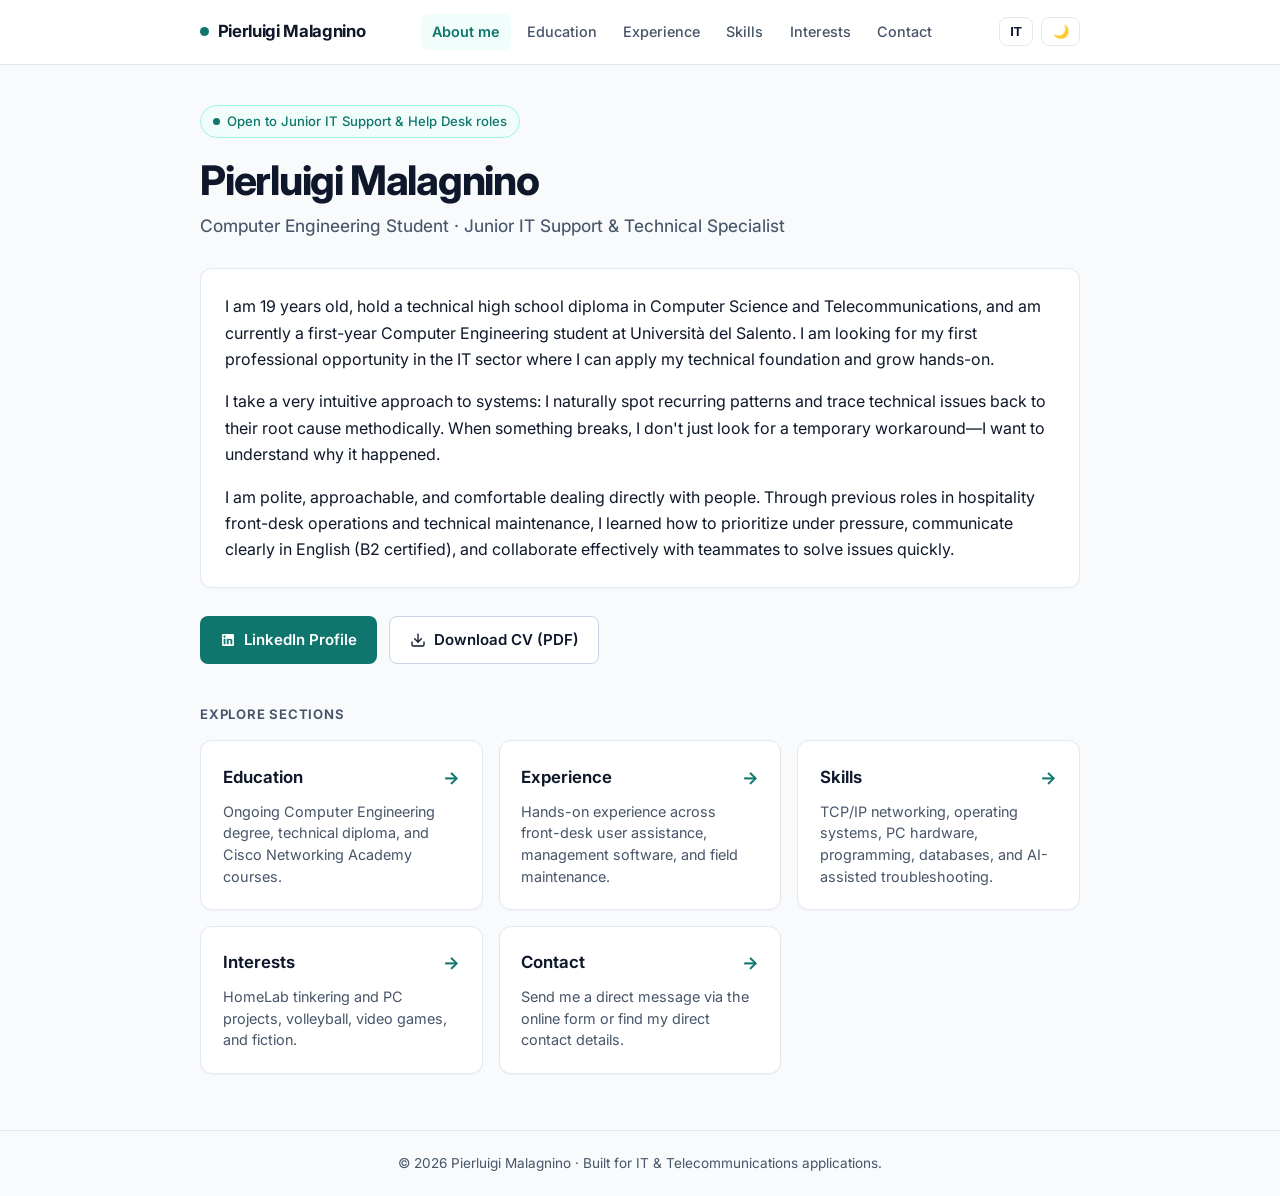
<file: index.html>
<!DOCTYPE html>
<html lang="it">
<head>
  <meta charset="UTF-8" />
  <meta name="viewport" content="width=device-width, initial-scale=1.0" />
  <title>Pierluigi Malagnino · Chi sono</title>
  <link rel="preconnect" href="https://fonts.googleapis.com" />
  <link rel="preconnect" href="https://fonts.gstatic.com" crossorigin />
  <link href="https://fonts.googleapis.com/css2?family=Inter:wght@400;500;600;700&display=swap" rel="stylesheet" />
  <link rel="stylesheet" href="style.css" />
</head>
<body>
  <header class="site-header">
    <div class="nav-container">
      <a href="index.html" class="brand">
        <span class="brand-dot"></span>
        <span>Pierluigi Malagnino</span>
      </a>

      <nav class="nav-links" id="nav-links" aria-label="Main Navigation">
        <a href="index.html" class="active" data-i18n="nav_about">Chi sono</a>
        <a href="formazione.html" data-i18n="nav_education">Formazione</a>
        <a href="esperienze.html" data-i18n="nav_experience">Esperienze</a>
        <a href="competenze.html" data-i18n="nav_skills">Competenze</a>
        <a href="interessi.html" data-i18n="nav_interests">Interessi</a>
        <a href="contatti.html" data-i18n="nav_contact">Contatti</a>
      </nav>

      <div class="nav-controls">
        <button id="lang-toggle" class="icon-btn" type="button">EN</button>
        <button id="theme-toggle" class="icon-btn" type="button">🌙</button>
        <button id="mobile-menu-btn" class="icon-btn mobile-menu-btn" type="button" aria-label="Menu">☰</button>
      </div>
    </div>
  </header>

  <main>
    <section class="hero">
      <div class="status-badge">
        <span class="status-pulse"></span>
        <span data-i18n="status_badge">Disponibile per ruoli Junior IT Support & Help Desk</span>
      </div>

      <h1>Pierluigi Malagnino</h1>
      <p class="subtitle" data-i18n="hero_subtitle">Studente di Ingegneria Informatica · Junior IT Support & Technical Specialist</p>

      <div class="card about-box">
        <p data-i18n="about_p1">Ho 19 anni, sono diplomato in Informatica e Telecomunicazioni e attualmente frequento il primo anno di Ingegneria Informatica presso l’Università del Salento. Sto cercando la mia prima esperienza professionale nel settore IT dove poter mettere a frutto le mie basi tecniche e continuare a crescere sul campo.</p>
        <p data-i18n="about_p2">Ho un approccio molto intuitivo ai sistemi: mi riesce naturale riconoscere schemi ricorrenti (pattern recognition) e risalire alla causa di un malfunzionamento con metodo e rapidità. Quando qualcosa non funziona, non mi limito a cercare una toppa temporanea, ma voglio capire perché è successo.</p>
        <p data-i18n="about_p3">Sono una persona gentile, disponibile e abituata al contatto diretto con il pubblico. Nei miei precedenti lavori tra accoglienza e manutenzione tecnica ho imparato a gestire le priorità con calma, comunicare in modo chiaro anche in inglese (livello B2) e collaborare con i colleghi per risolvere i problemi senza perdere tempo.</p>
      </div>

      <div class="action-row">
        <a href="https://www.linkedin.com/in/pierluigi-malagnino-aba4a6394" target="_blank" rel="noopener noreferrer" class="btn btn-primary">
          <svg width="16" height="16" viewBox="0 0 24 24" fill="currentColor" aria-hidden="true"><path d="M19 3a2 2 0 0 1 2 2v14a2 2 0 0 1-2 2H5a2 2 0 0 1-2-2V5a2 2 0 0 1 2-2h14m-.5 15.5v-5.3a3.26 3.26 0 0 0-3.26-3.26c-.85 0-1.84.52-2.28 1.3v-1.11h-2.79v8.37h2.79v-4.93c0-.77.62-1.4 1.39-1.4a1.4 1.4 0 0 1 1.4 1.4v4.93h2.75M6.88 8.56a1.68 1.68 0 0 0 1.68-1.68c0-.93-.75-1.69-1.68-1.69a1.69 1.69 0 0 0-1.69 1.69c0 .93.76 1.68 1.69 1.68m1.39 9.94v-8.37H5.5v8.37h2.77z"/></svg>
          <span data-i18n="btn_linkedin">Profilo LinkedIn</span>
        </a>
        <a href="CV-Pierluigi-Malagnino-IT.pdf" download="CV-Pierluigi-Malagnino-IT.pdf" data-cv-link class="btn btn-secondary">
          <svg width="16" height="16" viewBox="0 0 24 24" fill="none" stroke="currentColor" stroke-width="2" stroke-linecap="round" stroke-linejoin="round" aria-hidden="true"><path d="M21 15v4a2 2 0 0 1-2 2H5a2 2 0 0 1-2-2v-4"/><polyline points="7 10 12 15 17 10"/><line x1="12" y1="15" x2="12" y2="3"/></svg>
          <span data-i18n="btn_cv">Scarica il CV (PDF)</span>
        </a>
      </div>

      <div class="section-label" data-i18n="explore_label">Esplora le sezioni</div>
      <div class="nav-cards-grid">
        <a href="formazione.html" class="nav-card">
          <div class="nav-card-top">
            <span class="nav-card-title" data-i18n="card_edu_title">Formazione</span>
            <span class="nav-card-arrow">→</span>
          </div>
          <p class="nav-card-desc" data-i18n="card_edu_desc">Laurea in corso in Ingegneria Informatica, diploma tecnico e corsi Cisco Networking Academy.</p>
        </a>

        <a href="esperienze.html" class="nav-card">
          <div class="nav-card-top">
            <span class="nav-card-title" data-i18n="card_exp_title">Esperienze</span>
            <span class="nav-card-arrow">→</span>
          </div>
          <p class="nav-card-desc" data-i18n="card_exp_desc">Esperienze lavorative tra front-office, assistenza agli utenti e manutenzione tecnica sul campo.</p>
        </a>

        <a href="competenze.html" class="nav-card">
          <div class="nav-card-top">
            <span class="nav-card-title" data-i18n="card_skills_title">Competenze</span>
            <span class="nav-card-arrow">→</span>
          </div>
          <p class="nav-card-desc" data-i18n="card_skills_desc">Reti TCP/IP, sistemi operativi, hardware, programmazione, database e troubleshooting assistito da AI.</p>
        </a>

        <a href="interessi.html" class="nav-card">
          <div class="nav-card-top">
            <span class="nav-card-title" data-i18n="card_int_title">Interessi</span>
            <span class="nav-card-arrow">→</span>
          </div>
          <p class="nav-card-desc" data-i18n="card_int_desc">HomeLab e progetti al PC, pallavolo, videogiochi e narrativa fiction.</p>
        </a>

        <a href="contatti.html" class="nav-card">
          <div class="nav-card-top">
            <span class="nav-card-title" data-i18n="card_cont_title">Contatti</span>
            <span class="nav-card-arrow">→</span>
          </div>
          <p class="nav-card-desc" data-i18n="card_cont_desc">Scrivimi direttamente tramite il modulo online oppure trova i miei recapiti diretti.</p>
        </a>
      </div>
    </section>
  </main>

  <footer class="site-footer">
    <span data-i18n="footer_text">© 2026 Pierluigi Malagnino · Realizzato per candidature in ambito IT & Telecomunicazioni.</span>
  </footer>

  <script src="script.js"></script>
</body>
</html>
</file>
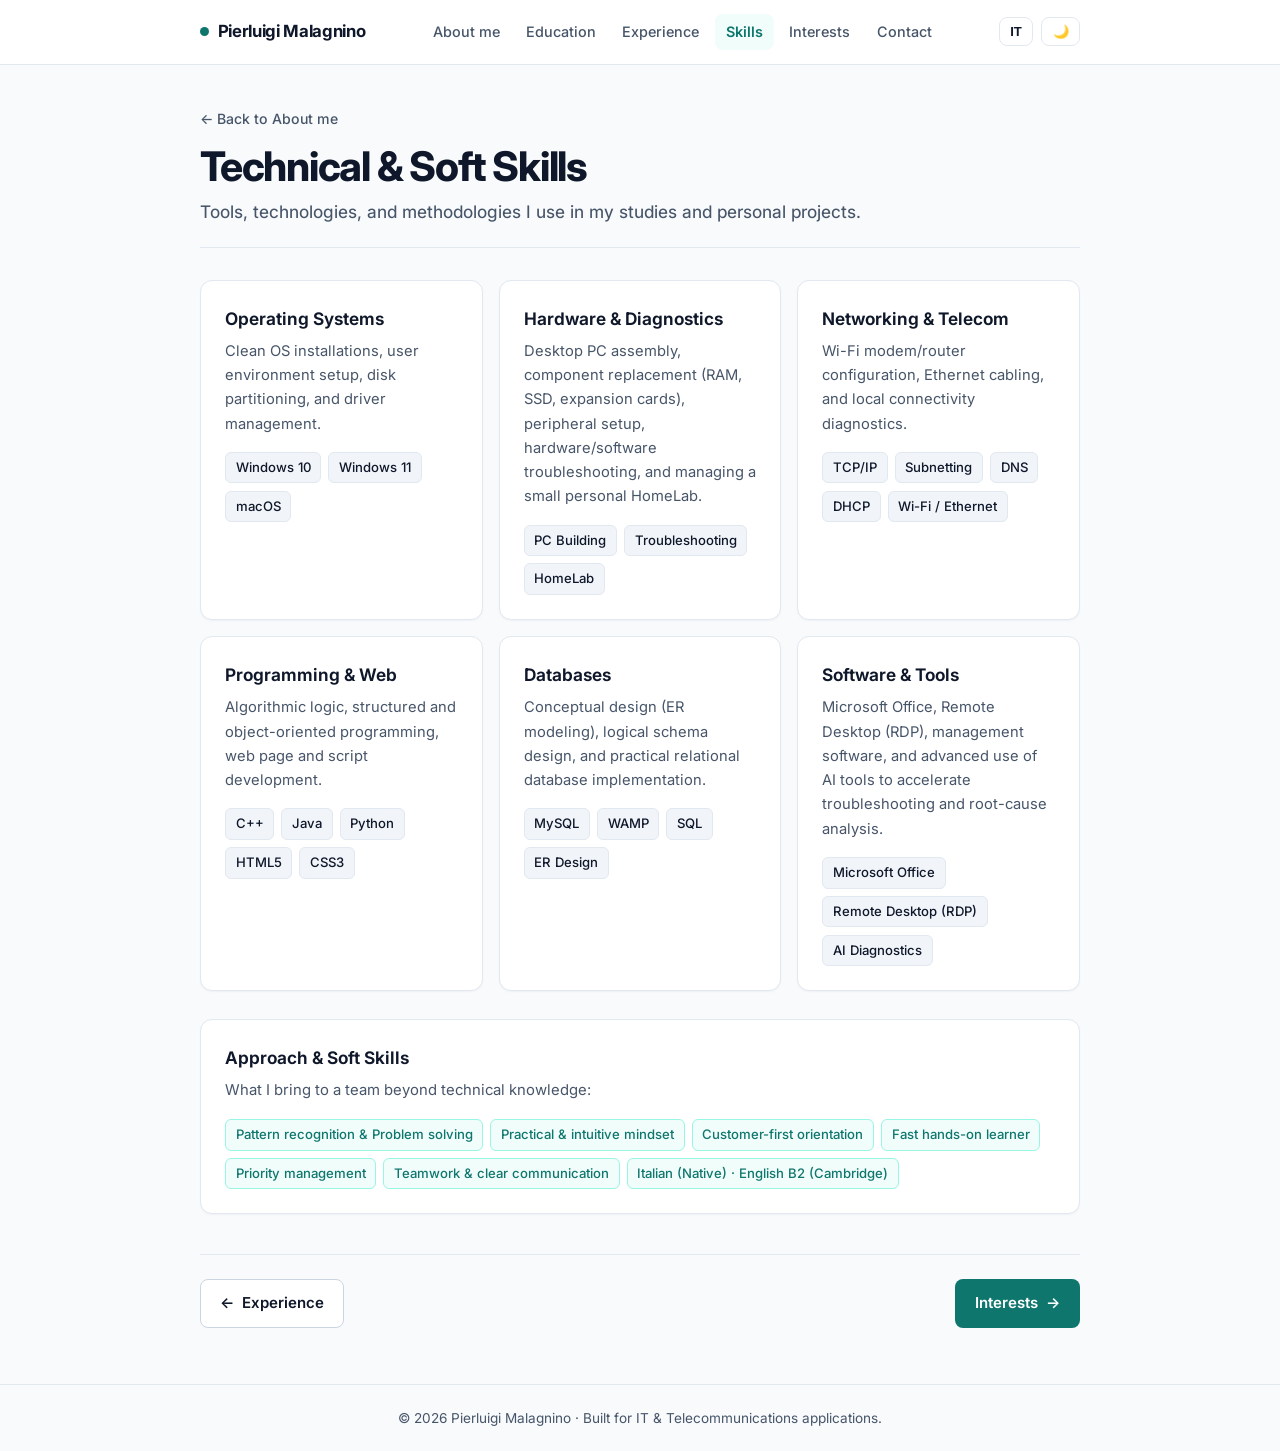
<file: competenze.html>
<!DOCTYPE html>
<html lang="it">
<head>
  <meta charset="UTF-8" />
  <meta name="viewport" content="width=device-width, initial-scale=1.0" />
  <title>Pierluigi Malagnino · Competenze</title>
  <link rel="preconnect" href="https://fonts.googleapis.com" />
  <link rel="preconnect" href="https://fonts.gstatic.com" crossorigin />
  <link href="https://fonts.googleapis.com/css2?family=Inter:wght@400;500;600;700&display=swap" rel="stylesheet" />
  <link rel="stylesheet" href="style.css" />
</head>
<body>
  <header class="site-header">
    <div class="nav-container">
      <a href="index.html" class="brand">
        <span class="brand-dot"></span>
        <span>Pierluigi Malagnino</span>
      </a>

      <nav class="nav-links" id="nav-links" aria-label="Main Navigation">
        <a href="index.html" data-i18n="nav_about">Chi sono</a>
        <a href="formazione.html" data-i18n="nav_education">Formazione</a>
        <a href="esperienze.html" data-i18n="nav_experience">Esperienze</a>
        <a href="competenze.html" class="active" data-i18n="nav_skills">Competenze</a>
        <a href="interessi.html" data-i18n="nav_interests">Interessi</a>
        <a href="contatti.html" data-i18n="nav_contact">Contatti</a>
      </nav>

      <div class="nav-controls">
        <button id="lang-toggle" class="icon-btn" type="button">EN</button>
        <button id="theme-toggle" class="icon-btn" type="button">🌙</button>
        <button id="mobile-menu-btn" class="icon-btn mobile-menu-btn" type="button" aria-label="Menu">☰</button>
      </div>
    </div>
  </header>

  <main>
    <div class="page-header">
      <a href="index.html" class="back-link" data-i18n="back_home">← Torna a Chi sono</a>
      <h1 data-i18n="skills_page_title">Competenze Tecniche e Trasversali</h1>
      <p class="subtitle" style="margin-bottom:0;" data-i18n="skills_page_sub">Strumenti, tecnologie e metodologie che utilizzo nello studio e nei miei progetti pratici.</p>
    </div>

    <div class="skills-grid">
      <div class="card">
        <h3 data-i18n="sk_os_title">Sistemi Operativi</h3>
        <p style="color:var(--text-muted); font-size:0.92rem;" data-i18n="sk_os_desc">Installazione pulita, configurazione ambienti utente, partizionamento e gestione driver.</p>
        <div class="tag-row">
          <span class="tag">Windows 10</span>
          <span class="tag">Windows 11</span>
          <span class="tag">macOS</span>
        </div>
      </div>

      <div class="card">
        <h3 data-i18n="sk_hw_title">Hardware & Diagnostica</h3>
        <p style="color:var(--text-muted); font-size:0.92rem;" data-i18n="sk_hw_desc">Assemblaggio PC desktop, sostituzione componenti (RAM, SSD, schede), configurazione periferiche, troubleshooting hardware/software e gestione di un piccolo HomeLab domestico.</p>
        <div class="tag-row">
          <span class="tag">PC Building</span>
          <span class="tag">Troubleshooting</span>
          <span class="tag">HomeLab</span>
        </div>
      </div>

      <div class="card">
        <h3 data-i18n="sk_net_title">Reti & Telecomunicazioni</h3>
        <p style="color:var(--text-muted); font-size:0.92rem;" data-i18n="sk_net_desc">Configurazione modem/router Wi-Fi, cablaggio Ethernet e diagnostica della connettività locale.</p>
        <div class="tag-row">
          <span class="tag">TCP/IP</span>
          <span class="tag">Subnetting</span>
          <span class="tag">DNS</span>
          <span class="tag">DHCP</span>
          <span class="tag">Wi-Fi / Ethernet</span>
        </div>
      </div>

      <div class="card">
        <h3 data-i18n="sk_dev_title">Programmazione & Web</h3>
        <p style="color:var(--text-muted); font-size:0.92rem;" data-i18n="sk_dev_desc">Logica algoritmica, programmazione strutturata e a oggetti, sviluppo di pagine web e script.</p>
        <div class="tag-row">
          <span class="tag">C++</span>
          <span class="tag">Java</span>
          <span class="tag">Python</span>
          <span class="tag">HTML5</span>
          <span class="tag">CSS3</span>
        </div>
      </div>

      <div class="card">
        <h3 data-i18n="sk_db_title">Database</h3>
        <p style="color:var(--text-muted); font-size:0.92rem;" data-i18n="sk_db_desc">Progettazione concettuale (modello ER), logica e implementazione pratica di basi di dati relazionali.</p>
        <div class="tag-row">
          <span class="tag">MySQL</span>
          <span class="tag">WAMP</span>
          <span class="tag">SQL</span>
          <span class="tag">ER Design</span>
        </div>
      </div>

      <div class="card">
        <h3 data-i18n="sk_soft_title">Software & Strumenti</h3>
        <p style="color:var(--text-muted); font-size:0.92rem;" data-i18n="sk_soft_desc">Pacchetto Office, Desktop Remoto (RDP / teleassistenza), software gestionali e utilizzo avanzato di strumenti AI per velocizzare troubleshooting e analisi dei problemi.</p>
        <div class="tag-row">
          <span class="tag">Microsoft Office</span>
          <span class="tag">Remote Desktop (RDP)</span>
          <span class="tag">AI Diagnostics</span>
        </div>
      </div>
    </div>

    <div class="card">
      <h3 data-i18n="soft_skills_title">Approccio e Competenze Trasversali</h3>
      <p style="color:var(--text-muted); font-size:0.93rem;" data-i18n="soft_skills_desc">Quello che porto nel team oltre alle conoscenze tecniche:</p>
      <div class="tag-row">
        <span class="tag tag-accent" data-i18n="ss_1">Pattern recognition & Problem solving</span>
        <span class="tag tag-accent" data-i18n="ss_2">Approccio pratico e intuitivo</span>
        <span class="tag tag-accent" data-i18n="ss_3">Orientamento all'utente (Customer Care)</span>
        <span class="tag tag-accent" data-i18n="ss_4">Apprendimento rapido sul campo</span>
        <span class="tag tag-accent" data-i18n="ss_5">Gestione delle priorità</span>
        <span class="tag tag-accent" data-i18n="ss_6">Lavoro in team e comunicazione chiara</span>
        <span class="tag tag-accent" data-i18n="ss_7">Italiano (Madrelingua) · Inglese B2 (Cambridge)</span>
      </div>
    </div>

    <div class="page-nav-footer">
      <a href="esperienze.html" class="btn btn-secondary">← <span data-i18n="nav_experience">Esperienze</span></a>
      <a href="interessi.html" class="btn btn-primary"><span data-i18n="nav_interests">Interessi</span> →</a>
    </div>
  </main>

  <footer class="site-footer">
    <span data-i18n="footer_text">© 2026 Pierluigi Malagnino · Realizzato per candidature in ambito IT & Telecomunicazioni.</span>
  </footer>

  <script src="script.js"></script>
</body>
</html>
</file>
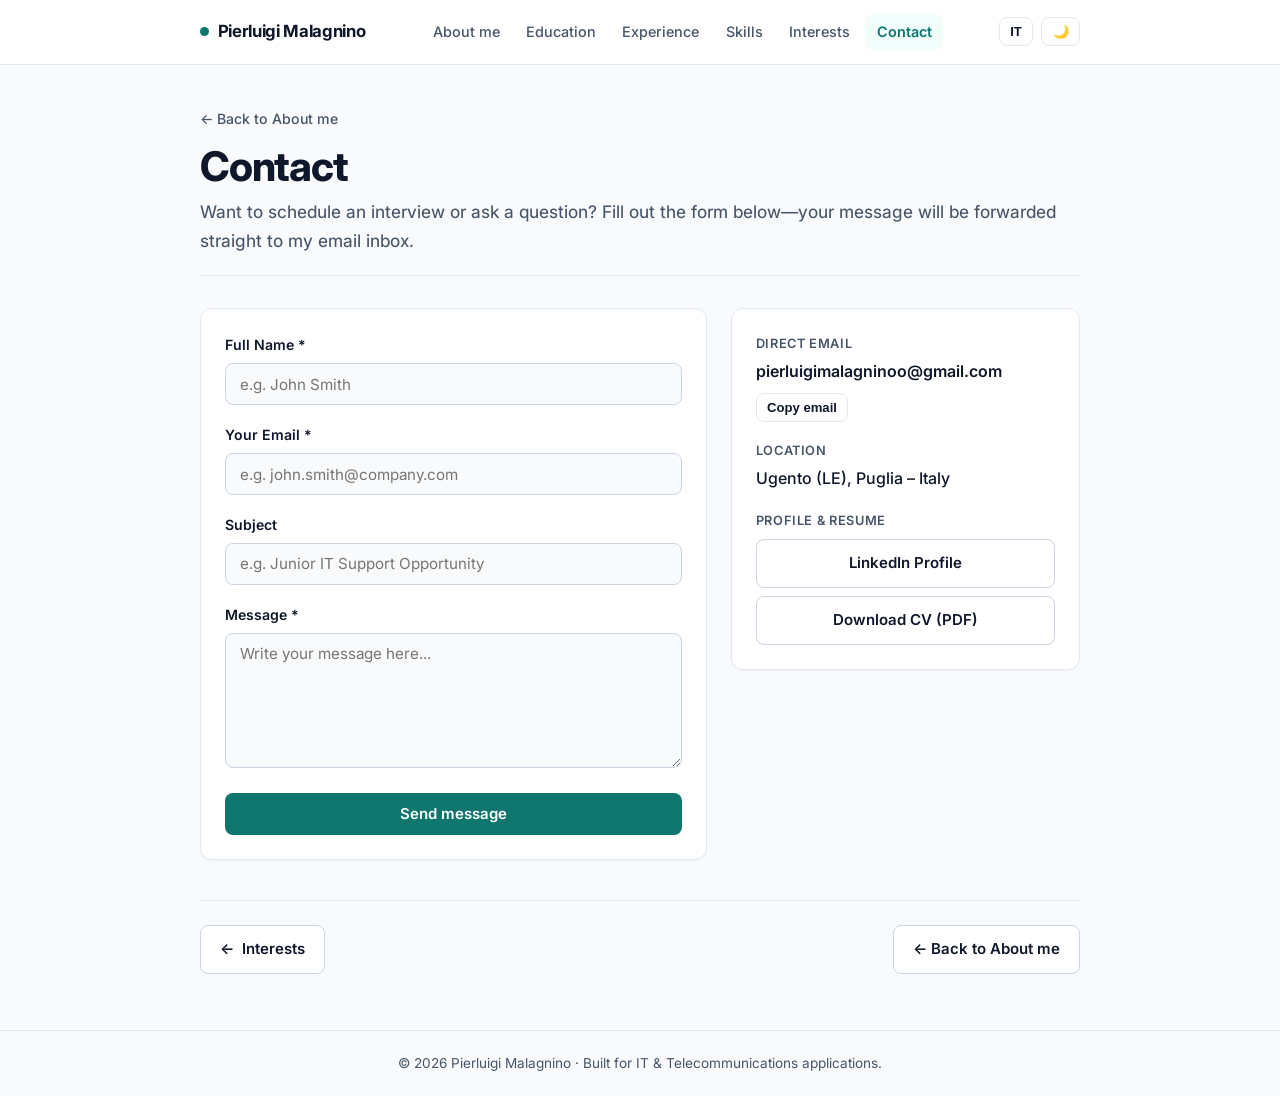
<file: contatti.html>
<!DOCTYPE html>
<html lang="it">
<head>
  <meta charset="UTF-8" />
  <meta name="viewport" content="width=device-width, initial-scale=1.0" />
  <title>Pierluigi Malagnino · Contatti</title>
  <link rel="preconnect" href="https://fonts.googleapis.com" />
  <link rel="preconnect" href="https://fonts.gstatic.com" crossorigin />
  <link href="https://fonts.googleapis.com/css2?family=Inter:wght@400;500;600;700&display=swap" rel="stylesheet" />
  <link rel="stylesheet" href="style.css" />
</head>
<body>
  <header class="site-header">
    <div class="nav-container">
      <a href="index.html" class="brand">
        <span class="brand-dot"></span>
        <span>Pierluigi Malagnino</span>
      </a>

      <nav class="nav-links" id="nav-links" aria-label="Main Navigation">
        <a href="index.html" data-i18n="nav_about">Chi sono</a>
        <a href="formazione.html" data-i18n="nav_education">Formazione</a>
        <a href="esperienze.html" data-i18n="nav_experience">Esperienze</a>
        <a href="competenze.html" data-i18n="nav_skills">Competenze</a>
        <a href="interessi.html" data-i18n="nav_interests">Interessi</a>
        <a href="contatti.html" class="active" data-i18n="nav_contact">Contatti</a>
      </nav>

      <div class="nav-controls">
        <button id="lang-toggle" class="icon-btn" type="button">EN</button>
        <button id="theme-toggle" class="icon-btn" type="button">🌙</button>
        <button id="mobile-menu-btn" class="icon-btn mobile-menu-btn" type="button" aria-label="Menu">☰</button>
      </div>
    </div>
  </header>

  <main>
    <div class="page-header">
      <a href="index.html" class="back-link" data-i18n="back_home">← Torna a Chi sono</a>
      <h1 data-i18n="cont_page_title">Contatti</h1>
      <p class="subtitle" style="margin-bottom:0;" data-i18n="cont_page_sub">Vuoi propormi un colloquio o farmi una domanda? Compila il modulo qui sotto: il messaggio arriverà direttamente nella mia casella email.</p>
    </div>

    <div class="contact-layout">
      <div class="card">
        <form id="contact-form">
          <!-- Anti-spam honeypot -->
          <input type="text" id="honeypot" name="_honey" style="display:none" tabindex="-1" autocomplete="off" />

          <div class="form-group">
            <label for="sender-name" class="form-label" data-i18n="form_name_label">Nome e Cognome *</label>
            <input type="text" id="sender-name" name="name" class="form-input" required placeholder="Es. Marco Rossi" data-i18n-placeholder="form_name_ph" />
          </div>

          <div class="form-group">
            <label for="sender-email" class="form-label" data-i18n="form_email_label">La tua Email *</label>
            <input type="email" id="sender-email" name="email" class="form-input" required placeholder="Es. marco.rossi@azienda.it" data-i18n-placeholder="form_email_ph" />
          </div>

          <div class="form-group">
            <label for="sender-subject" class="form-label" data-i18n="form_subject_label">Oggetto</label>
            <input type="text" id="sender-subject" name="_subject" class="form-input" placeholder="Es. Opportunità Junior IT Support" data-i18n-placeholder="form_subject_ph" />
          </div>

          <div class="form-group">
            <label for="sender-message" class="form-label" data-i18n="form_msg_label">Messaggio *</label>
            <textarea id="sender-message" name="message" class="form-textarea" required placeholder="Scrivi qui il tuo messaggio..." data-i18n-placeholder="form_msg_ph"></textarea>
          </div>

          <button type="submit" id="form-submit-btn" class="btn btn-primary" style="width:100%;" data-i18n="form_submit">Invia messaggio</button>

          <div id="form-status" class="form-status" role="status" aria-live="polite"></div>
        </form>
      </div>

      <div class="card">
        <div class="contact-sidebar-item">
          <div class="contact-sidebar-label" data-i18n="side_email_label">Email diretta</div>
          <div style="font-weight:600; word-break:break-all; margin-bottom:0.5rem;">pierluigimalagninoo@gmail.com</div>
          <button type="button" id="copy-email-btn" class="icon-btn" data-i18n="side_copy_btn">Copia email</button>
        </div>

        <div class="contact-sidebar-item">
          <div class="contact-sidebar-label" data-i18n="side_loc_label">Domicilio</div>
          <div style="font-weight:500;" data-i18n="side_loc_val">Ugento (LE), Puglia – Italia</div>
        </div>

        <div class="contact-sidebar-item">
          <div class="contact-sidebar-label" data-i18n="side_links_label">Profilo e Curriculum</div>
          <div style="display:flex; flex-direction:column; gap:0.55rem; margin-top:0.5rem;">
            <a href="https://www.linkedin.com/in/pierluigi-malagnino-aba4a6394" target="_blank" rel="noopener noreferrer" class="btn btn-secondary" style="width:100%;">
              <span data-i18n="btn_linkedin">Profilo LinkedIn</span>
            </a>
            <a href="CV-Pierluigi-Malagnino-IT.pdf" download="CV-Pierluigi-Malagnino-IT.pdf" data-cv-link class="btn btn-secondary" style="width:100%;">
              <span data-i18n="btn_cv">Scarica il CV (PDF)</span>
            </a>
          </div>
        </div>
      </div>
    </div>

    <div class="page-nav-footer">
      <a href="interessi.html" class="btn btn-secondary">← <span data-i18n="nav_interests">Interessi</span></a>
      <a href="index.html" class="btn btn-secondary" data-i18n="back_home">← Torna a Chi sono</a>
    </div>
  </main>

  <footer class="site-footer">
    <span data-i18n="footer_text">© 2026 Pierluigi Malagnino · Realizzato per candidature in ambito IT & Telecomunicazioni.</span>
  </footer>

  <script src="script.js"></script>
</body>
</html>
</file>
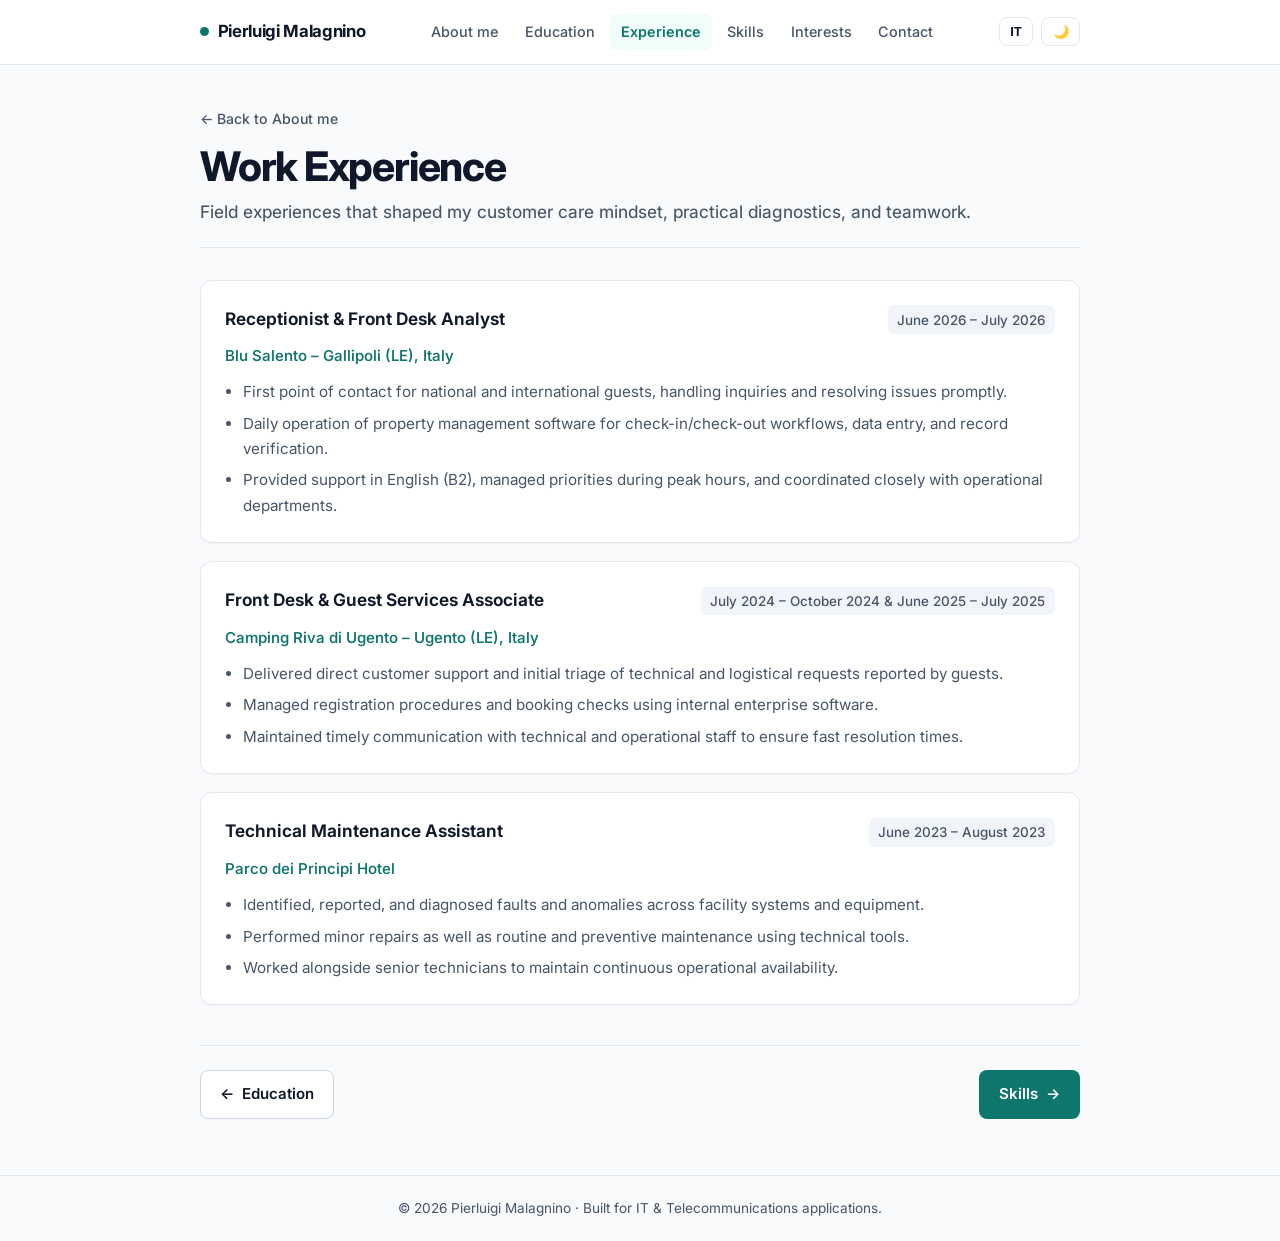
<file: esperienze.html>
<!DOCTYPE html>
<html lang="it">
<head>
  <meta charset="UTF-8" />
  <meta name="viewport" content="width=device-width, initial-scale=1.0" />
  <title>Pierluigi Malagnino · Esperienze</title>
  <link rel="preconnect" href="https://fonts.googleapis.com" />
  <link rel="preconnect" href="https://fonts.gstatic.com" crossorigin />
  <link href="https://fonts.googleapis.com/css2?family=Inter:wght@400;500;600;700&display=swap" rel="stylesheet" />
  <link rel="stylesheet" href="style.css" />
</head>
<body>
  <header class="site-header">
    <div class="nav-container">
      <a href="index.html" class="brand">
        <span class="brand-dot"></span>
        <span>Pierluigi Malagnino</span>
      </a>

      <nav class="nav-links" id="nav-links" aria-label="Main Navigation">
        <a href="index.html" data-i18n="nav_about">Chi sono</a>
        <a href="formazione.html" data-i18n="nav_education">Formazione</a>
        <a href="esperienze.html" class="active" data-i18n="nav_experience">Esperienze</a>
        <a href="competenze.html" data-i18n="nav_skills">Competenze</a>
        <a href="interessi.html" data-i18n="nav_interests">Interessi</a>
        <a href="contatti.html" data-i18n="nav_contact">Contatti</a>
      </nav>

      <div class="nav-controls">
        <button id="lang-toggle" class="icon-btn" type="button">EN</button>
        <button id="theme-toggle" class="icon-btn" type="button">🌙</button>
        <button id="mobile-menu-btn" class="icon-btn mobile-menu-btn" type="button" aria-label="Menu">☰</button>
      </div>
    </div>
  </header>

  <main>
    <div class="page-header">
      <a href="index.html" class="back-link" data-i18n="back_home">← Torna a Chi sono</a>
      <h1 data-i18n="exp_page_title">Esperienze Lavorative</h1>
      <p class="subtitle" style="margin-bottom:0;" data-i18n="exp_page_sub">Esperienze sul campo che hanno formato il mio approccio al customer care, alla diagnostica e al lavoro di squadra.</p>
    </div>

    <div class="stack-list">
      <div class="card">
        <div class="item-header">
          <h3 data-i18n="exp1_title">Receptionist & Front Desk Analyst</h3>
          <span class="item-date" data-i18n="exp1_date">Giugno 2026 – Luglio 2026</span>
        </div>
        <div class="item-org" data-i18n="exp1_org">Blu Salento – Gallipoli (LE)</div>
        <ul class="clean-list">
          <li data-i18n="exp1_li1">Primo punto di contatto per clientela italiana e internazionale, con gestione diretta delle segnalazioni e risoluzione rapida delle richieste.</li>
          <li data-i18n="exp1_li2">Utilizzo quotidiano di software gestionali alberghieri per check-in/check-out, registrazione dati e verifica delle pratiche.</li>
          <li data-i18n="exp1_li3">Assistenza in lingua inglese (B2), gestione delle priorità nelle fasce di massimo afflusso e coordinamento continuo con i reparti operativi.</li>
        </ul>
      </div>

      <div class="card">
        <div class="item-header">
          <h3 data-i18n="exp2_title">Addetto alla Portineria e Accoglienza</h3>
          <span class="item-date" data-i18n="exp2_date">Luglio 2024 – Ottobre 2024 & Giugno 2025 – Luglio 2025</span>
        </div>
        <div class="item-org" data-i18n="exp2_org">Camping Riva di Ugento – Ugento (LE)</div>
        <ul class="clean-list">
          <li data-i18n="exp2_li1">Supporto diretto agli ospiti (Customer Service) con prima analisi delle problematiche logistiche o tecniche segnalate.</li>
          <li data-i18n="exp2_li2">Gestione delle procedure di registrazione e controllo prenotazioni tramite applicativi informatici aziendali.</li>
          <li data-i18n="exp2_li3">Comunicazione tempestiva con il personale tecnico e operativo per garantire tempi di risposta rapidi.</li>
        </ul>
      </div>

      <div class="card">
        <div class="item-header">
          <h3 data-i18n="exp3_title">Aiuto Manutentore Tecnico</h3>
          <span class="item-date" data-i18n="exp3_date">Giugno 2023 – Agosto 2023</span>
        </div>
        <div class="item-org" data-i18n="exp3_org">Parco dei Principi Hotel</div>
        <ul class="clean-list">
          <li data-i18n="exp3_li1">Individuazione, segnalazione e diagnosi pratica di guasti e anomalie sugli impianti della struttura.</li>
          <li data-i18n="exp3_li2">Esecuzione di piccoli interventi di riparazione e manutenzione ordinaria/preventiva con strumentazione tecnica.</li>
          <li data-i18n="exp3_li3">Collaborazione quotidiana con i tecnici senior per mantenere la continuità operativa dei servizi.</li>
        </ul>
      </div>
    </div>

    <div class="page-nav-footer">
      <a href="formazione.html" class="btn btn-secondary">← <span data-i18n="nav_education">Formazione</span></a>
      <a href="competenze.html" class="btn btn-primary"><span data-i18n="nav_skills">Competenze</span> →</a>
    </div>
  </main>

  <footer class="site-footer">
    <span data-i18n="footer_text">© 2026 Pierluigi Malagnino · Realizzato per candidature in ambito IT & Telecomunicazioni.</span>
  </footer>

  <script src="script.js"></script>
</body>
</html>
</file>
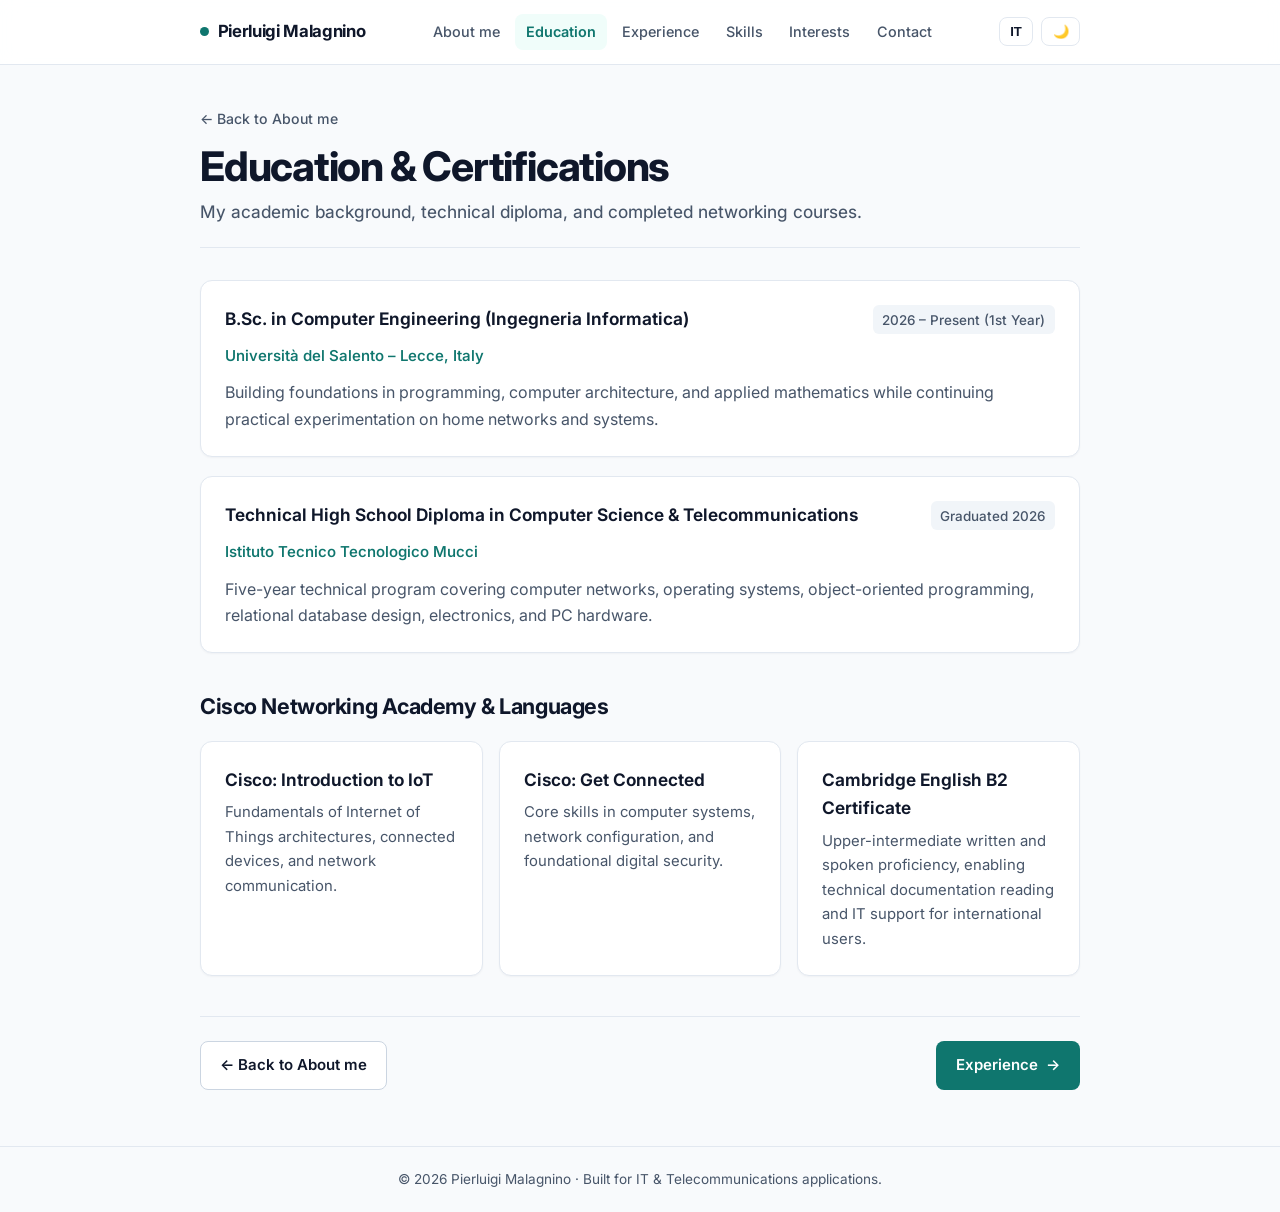
<file: formazione.html>
<!DOCTYPE html>
<html lang="it">
<head>
  <meta charset="UTF-8" />
  <meta name="viewport" content="width=device-width, initial-scale=1.0" />
  <title>Pierluigi Malagnino · Formazione</title>
  <link rel="preconnect" href="https://fonts.googleapis.com" />
  <link rel="preconnect" href="https://fonts.gstatic.com" crossorigin />
  <link href="https://fonts.googleapis.com/css2?family=Inter:wght@400;500;600;700&display=swap" rel="stylesheet" />
  <link rel="stylesheet" href="style.css" />
</head>
<body>
  <header class="site-header">
    <div class="nav-container">
      <a href="index.html" class="brand">
        <span class="brand-dot"></span>
        <span>Pierluigi Malagnino</span>
      </a>

      <nav class="nav-links" id="nav-links" aria-label="Main Navigation">
        <a href="index.html" data-i18n="nav_about">Chi sono</a>
        <a href="formazione.html" class="active" data-i18n="nav_education">Formazione</a>
        <a href="esperienze.html" data-i18n="nav_experience">Esperienze</a>
        <a href="competenze.html" data-i18n="nav_skills">Competenze</a>
        <a href="interessi.html" data-i18n="nav_interests">Interessi</a>
        <a href="contatti.html" data-i18n="nav_contact">Contatti</a>
      </nav>

      <div class="nav-controls">
        <button id="lang-toggle" class="icon-btn" type="button">EN</button>
        <button id="theme-toggle" class="icon-btn" type="button">🌙</button>
        <button id="mobile-menu-btn" class="icon-btn mobile-menu-btn" type="button" aria-label="Menu">☰</button>
      </div>
    </div>
  </header>

  <main>
    <div class="page-header">
      <a href="index.html" class="back-link" data-i18n="back_home">← Torna a Chi sono</a>
      <h1 data-i18n="edu_page_title">Formazione e Certificazioni</h1>
      <p class="subtitle" style="margin-bottom:0;" data-i18n="edu_page_sub">Il mio percorso di studi tecnici, universitari e le certificazioni conseguite.</p>
    </div>

    <div class="stack-list">
      <div class="card">
        <div class="item-header">
          <h3 data-i18n="edu_uni_title">Corso di Laurea in Ingegneria Informatica</h3>
          <span class="item-date" data-i18n="edu_uni_date">2026 – In corso (1° anno)</span>
        </div>
        <div class="item-org" data-i18n="edu_uni_org">Università del Salento – Lecce</div>
        <p style="margin-top:0.65rem; color:var(--text-muted); margin-bottom:0;" data-i18n="edu_uni_desc">Approfondimento delle basi di programmazione, architettura degli elaboratori e analisi matematica, affiancando lo studio teorico alla pratica personale su reti e sistemi.</p>
      </div>

      <div class="card">
        <div class="item-header">
          <h3 data-i18n="edu_hs_title">Diploma Tecnico in Informatica e Telecomunicazioni</h3>
          <span class="item-date" data-i18n="edu_hs_date">Conseguito nel 2026</span>
        </div>
        <div class="item-org" data-i18n="edu_hs_org">Istituto Tecnico Tecnologico Mucci</div>
        <p style="margin-top:0.65rem; color:var(--text-muted); margin-bottom:0;" data-i18n="edu_hs_desc">Percorso quinquennale incentrato su architetture di rete, sistemi operativi, programmazione orientata agli oggetti, progettazione di database relazionali, elettronica e manutenzione hardware.</p>
      </div>
    </div>

    <h2 style="margin-top:2.25rem;" data-i18n="cisco_section_title">Corsi Cisco Networking Academy & Lingue</h2>
    <div class="skills-grid">
      <div class="card">
        <h3 data-i18n="cisco_iot_title">Cisco: Introduction to IoT</h3>
        <p style="color:var(--text-muted); font-size:0.93rem; margin-bottom:0;" data-i18n="cisco_iot_desc">Fondamenti delle architetture Internet of Things, sensori, dispositivi connessi e comunicazione su rete.</p>
      </div>

      <div class="card">
        <h3 data-i18n="cisco_gc_title">Cisco: Get Connected</h3>
        <p style="color:var(--text-muted); font-size:0.93rem; margin-bottom:0;" data-i18n="cisco_gc_desc">Competenze fondamentali sui sistemi informatici, configurazione di rete e sicurezza digitale di base.</p>
      </div>

      <div class="card">
        <h3 data-i18n="lang_cert_title">Certificazione Cambridge English B2</h3>
        <p style="color:var(--text-muted); font-size:0.93rem; margin-bottom:0;" data-i18n="lang_cert_desc">Comprensione e produzione scritta e orale di livello intermedio-avanzato, utile per consultare documentazione tecnica e fornire supporto IT anche a utenti internazionali.</p>
      </div>
    </div>

    <div class="page-nav-footer">
      <a href="index.html" class="btn btn-secondary" data-i18n="back_home">← Torna a Chi sono</a>
      <a href="esperienze.html" class="btn btn-primary"><span data-i18n="nav_experience">Esperienze</span> →</a>
    </div>
  </main>

  <footer class="site-footer">
    <span data-i18n="footer_text">© 2026 Pierluigi Malagnino · Realizzato per candidature in ambito IT & Telecomunicazioni.</span>
  </footer>

  <script src="script.js"></script>
</body>
</html>
</file>
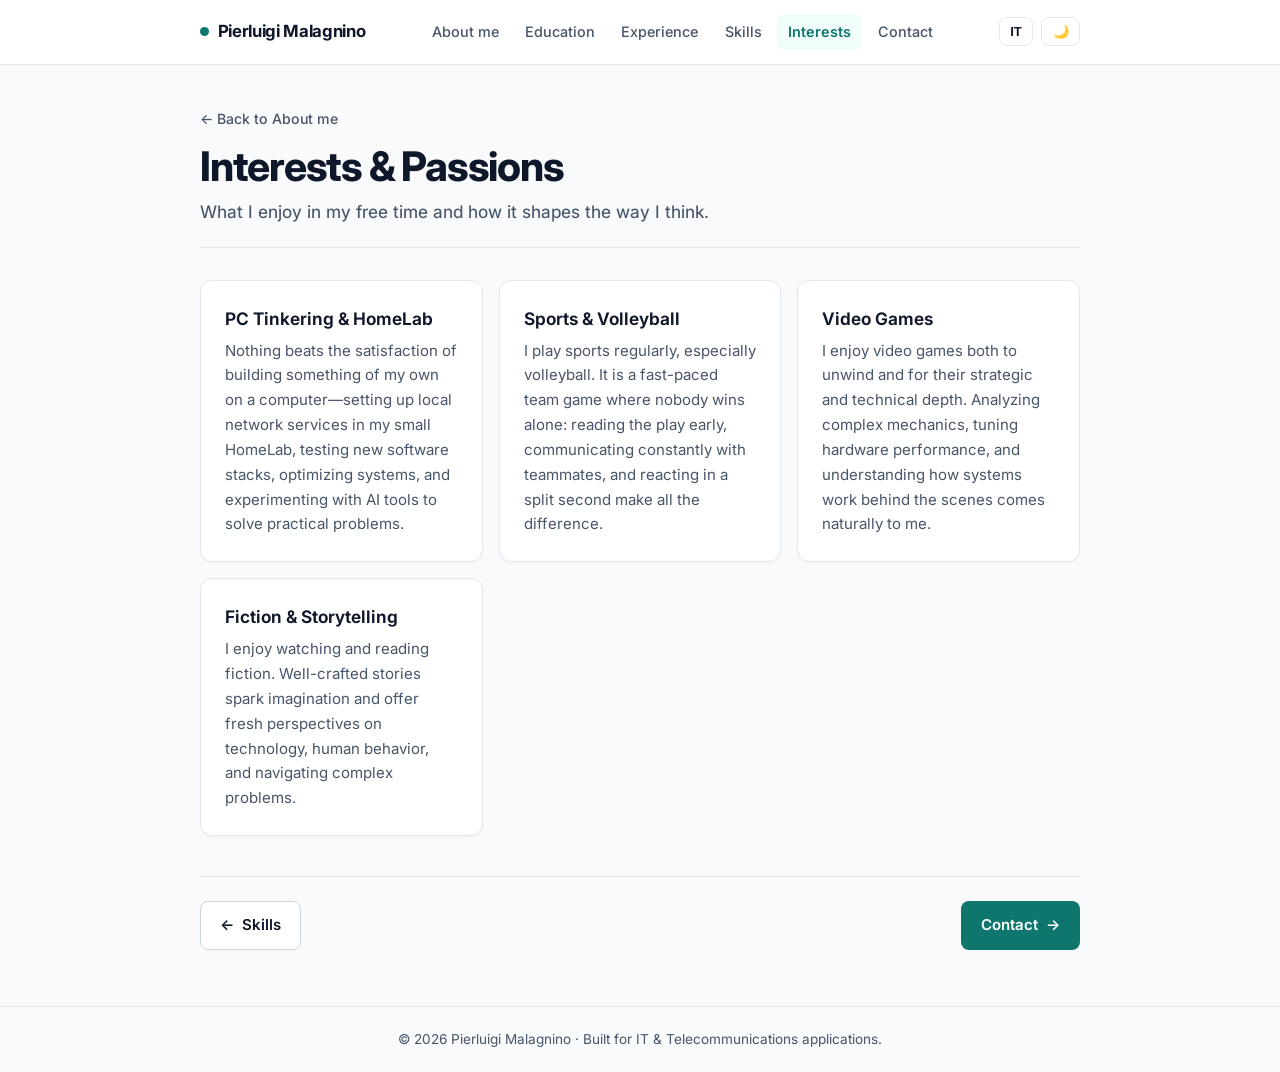
<file: interessi.html>
<!DOCTYPE html>
<html lang="it">
<head>
  <meta charset="UTF-8" />
  <meta name="viewport" content="width=device-width, initial-scale=1.0" />
  <title>Pierluigi Malagnino · Interessi</title>
  <link rel="preconnect" href="https://fonts.googleapis.com" />
  <link rel="preconnect" href="https://fonts.gstatic.com" crossorigin />
  <link href="https://fonts.googleapis.com/css2?family=Inter:wght@400;500;600;700&display=swap" rel="stylesheet" />
  <link rel="stylesheet" href="style.css" />
</head>
<body>
  <header class="site-header">
    <div class="nav-container">
      <a href="index.html" class="brand">
        <span class="brand-dot"></span>
        <span>Pierluigi Malagnino</span>
      </a>

      <nav class="nav-links" id="nav-links" aria-label="Main Navigation">
        <a href="index.html" data-i18n="nav_about">Chi sono</a>
        <a href="formazione.html" data-i18n="nav_education">Formazione</a>
        <a href="esperienze.html" data-i18n="nav_experience">Esperienze</a>
        <a href="competenze.html" data-i18n="nav_skills">Competenze</a>
        <a href="interessi.html" class="active" data-i18n="nav_interests">Interessi</a>
        <a href="contatti.html" data-i18n="nav_contact">Contatti</a>
      </nav>

      <div class="nav-controls">
        <button id="lang-toggle" class="icon-btn" type="button">EN</button>
        <button id="theme-toggle" class="icon-btn" type="button">🌙</button>
        <button id="mobile-menu-btn" class="icon-btn mobile-menu-btn" type="button" aria-label="Menu">☰</button>
      </div>
    </div>
  </header>

  <main>
    <div class="page-header">
      <a href="index.html" class="back-link" data-i18n="back_home">← Torna a Chi sono</a>
      <h1 data-i18n="int_page_title">Interessi e Passioni</h1>
      <p class="subtitle" style="margin-bottom:0;" data-i18n="int_page_sub">Cosa mi appassiona nel tempo libero e come alimenta il mio modo di ragionare.</p>
    </div>

    <div class="skills-grid">
      <div class="card">
        <h3 data-i18n="int1_title">Smanettare al PC & HomeLab</h3>
        <p style="color:var(--text-muted); font-size:0.94rem; margin-bottom:0;" data-i18n="int1_desc">La soddisfazione più grande per me è costruire qualcosa di mio al computer: configurare servizi in rete locale nel mio piccolo HomeLab, provare nuove soluzioni software, ottimizzare sistemi e sperimentare con l'Intelligenza Artificiale per risolvere problemi concreti.</p>
      </div>

      <div class="card">
        <h3 data-i18n="int2_title">Sport e Pallavolo</h3>
        <p style="color:var(--text-muted); font-size:0.94rem; margin-bottom:0;" data-i18n="int2_desc">Pratico sport con regolarità, in particolare la pallavolo. È uno sport in cui non esiste il singolo isolato: servono lettura rapida dell'azione, comunicazione costante con i compagni e prontezza nel reagire in una frazione di secondo.</p>
      </div>

      <div class="card">
        <h3 data-i18n="int3_title">Videogiochi</h3>
        <p style="color:var(--text-muted); font-size:0.94rem; margin-bottom:0;" data-i18n="int3_desc">Mi appassionano i videogiochi, sia come momento di svago sia per la componente strategica e tecnica. Analizzare meccaniche complesse, ottimizzare le prestazioni hardware e capire come funzionano i sistemi dietro le quinte fa parte della mia curiosità naturale.</p>
      </div>

      <div class="card">
        <h3 data-i18n="int4_title">Fiction e Narrazione</h3>
        <p style="color:var(--text-muted); font-size:0.94rem; margin-bottom:0;" data-i18n="int4_desc">Seguo con interesse serie, film e opere di fiction. Mi piacciono le storie ben costruite che stimolano l'immaginazione e offrono punti di vista diversi su tecnologia, società e risoluzione di situazioni complesse.</p>
      </div>
    </div>

    <div class="page-nav-footer">
      <a href="competenze.html" class="btn btn-secondary">← <span data-i18n="nav_skills">Competenze</span></a>
      <a href="contatti.html" class="btn btn-primary"><span data-i18n="nav_contact">Contatti</span> →</a>
    </div>
  </main>

  <footer class="site-footer">
    <span data-i18n="footer_text">© 2026 Pierluigi Malagnino · Realizzato per candidature in ambito IT & Telecomunicazioni.</span>
  </footer>

  <script src="script.js"></script>
</body>
</html>
</file>
<file: style.css>
/* =========================================================
   Pierluigi Malagnino - Personal Portfolio & CV Website
   Sober, Minimal, Responsive, Light & Dark Mode
   ========================================================= */

:root {
  --bg: #f8fafc;
  --bg-elevated: #ffffff;
  --bg-subtle: #f1f5f9;
  --text: #0f172a;
  --text-muted: #475569;
  --border: #e2e8f0;
  --border-strong: #cbd5e1;
  --accent: #0f766e;
  --accent-hover: #115e59;
  --accent-soft: #f0fdfa;
  --accent-border: #99f6e4;
  --shadow-sm: 0 1px 2px rgba(15, 23, 42, 0.04);
  --shadow-md: 0 4px 14px rgba(15, 23, 42, 0.06);
  --radius: 12px;
  --radius-sm: 8px;
  --max-width: 920px;
  --font-sans: 'Inter', -apple-system, BlinkMacSystemFont, 'Segoe UI', Roboto, Oxygen, Ubuntu, Cantarell, sans-serif;
}

[data-theme="dark"] {
  --bg: #0b1120;
  --bg-elevated: #111827;
  --bg-subtle: #1e293b;
  --text: #f1f5f9;
  --text-muted: #94a3b8;
  --border: #1e293b;
  --border-strong: #334155;
  --accent: #14b8a6;
  --accent-hover: #2dd4bf;
  --accent-soft: rgba(20, 184, 166, 0.12);
  --accent-border: rgba(20, 184, 166, 0.3);
  --shadow-sm: 0 1px 2px rgba(0, 0, 0, 0.25);
  --shadow-md: 0 6px 18px rgba(0, 0, 0, 0.35);
}

*, *::before, *::after {
  box-sizing: border-box;
}

html {
  scroll-behavior: smooth;
}

body {
  margin: 0;
  font-family: var(--font-sans);
  background-color: var(--bg);
  color: var(--text);
  line-height: 1.65;
  -webkit-font-smoothing: antialiased;
  transition: background-color 0.2s ease, color 0.2s ease;
  display: flex;
  flex-direction: column;
  min-height: 100vh;
}

a {
  color: inherit;
  text-decoration: none;
}

/* Header & Navigation */
.site-header {
  position: sticky;
  top: 0;
  z-index: 50;
  background-color: color-mix(in srgb, var(--bg-elevated) 88%, transparent);
  backdrop-filter: blur(10px);
  border-bottom: 1px solid var(--border);
}

.nav-container {
  max-width: var(--max-width);
  margin: 0 auto;
  padding: 0.85rem 1.25rem;
  display: flex;
  align-items: center;
  justify-content: space-between;
  gap: 1rem;
}

.brand {
  font-weight: 700;
  font-size: 1.05rem;
  letter-spacing: -0.02em;
  display: flex;
  align-items: center;
  gap: 0.55rem;
  color: var(--text);
}

.brand-dot {
  width: 9px;
  height: 9px;
  border-radius: 50%;
  background-color: var(--accent);
  display: inline-block;
}

.nav-links {
  display: flex;
  align-items: center;
  gap: 0.25rem;
}

.nav-links a {
  padding: 0.4rem 0.7rem;
  border-radius: var(--radius-sm);
  font-size: 0.9rem;
  font-weight: 500;
  color: var(--text-muted);
  transition: color 0.15s ease, background-color 0.15s ease;
}

.nav-links a:hover {
  color: var(--text);
  background-color: var(--bg-subtle);
}

.nav-links a.active {
  color: var(--accent);
  background-color: var(--accent-soft);
  font-weight: 600;
}

.nav-controls {
  display: flex;
  align-items: center;
  gap: 0.5rem;
}

.icon-btn {
  background: var(--bg-elevated);
  border: 1px solid var(--border);
  color: var(--text);
  border-radius: var(--radius-sm);
  padding: 0.38rem 0.65rem;
  font-size: 0.82rem;
  font-weight: 600;
  cursor: pointer;
  display: inline-flex;
  align-items: center;
  justify-content: center;
  gap: 0.35rem;
  transition: border-color 0.15s ease, background-color 0.15s ease;
}

.icon-btn:hover {
  border-color: var(--border-strong);
  background-color: var(--bg-subtle);
}

.mobile-menu-btn {
  display: none;
}

/* Main Container */
main {
  flex: 1;
  width: 100%;
  max-width: var(--max-width);
  margin: 0 auto;
  padding: 2.5rem 1.25rem 3.5rem;
}

/* Typography & Section Headers */
.status-badge {
  display: inline-flex;
  align-items: center;
  gap: 0.45rem;
  font-size: 0.82rem;
  font-weight: 500;
  color: var(--accent);
  background-color: var(--accent-soft);
  border: 1px solid var(--accent-border);
  padding: 0.3rem 0.75rem;
  border-radius: 999px;
  margin-bottom: 1.1rem;
}

.status-pulse {
  width: 7px;
  height: 7px;
  border-radius: 50%;
  background-color: var(--accent);
}

h1 {
  font-size: clamp(1.9rem, 4vw, 2.55rem);
  font-weight: 750;
  letter-spacing: -0.03em;
  line-height: 1.18;
  margin: 0 0 0.5rem;
}

.subtitle {
  font-size: 1.08rem;
  color: var(--text-muted);
  font-weight: 450;
  margin: 0 0 1.75rem;
}

h2 {
  font-size: 1.35rem;
  font-weight: 700;
  letter-spacing: -0.02em;
  margin: 0 0 1rem;
}

h3 {
  font-size: 1.08rem;
  font-weight: 650;
  margin: 0 0 0.35rem;
}

p {
  margin: 0 0 1rem;
}

/* Cards & Panels */
.card {
  background-color: var(--bg-elevated);
  border: 1px solid var(--border);
  border-radius: var(--radius);
  padding: 1.5rem;
  box-shadow: var(--shadow-sm);
}

.about-box {
  margin-bottom: 1.75rem;
}

.about-box p:last-child {
  margin-bottom: 0;
}

/* Primary Buttons (LinkedIn, CV, Submit) */
.action-row {
  display: flex;
  flex-wrap: wrap;
  gap: 0.75rem;
  margin-bottom: 2.5rem;
}

.btn {
  display: inline-flex;
  align-items: center;
  justify-content: center;
  gap: 0.5rem;
  padding: 0.68rem 1.2rem;
  border-radius: var(--radius-sm);
  font-size: 0.94rem;
  font-weight: 600;
  cursor: pointer;
  border: 1px solid transparent;
  transition: all 0.15s ease;
  font-family: inherit;
}

.btn-primary {
  background-color: var(--accent);
  color: #ffffff;
}

[data-theme="dark"] .btn-primary {
  color: #042f2e;
}

.btn-primary:hover {
  background-color: var(--accent-hover);
  transform: translateY(-1px);
}

.btn-secondary {
  background-color: var(--bg-elevated);
  color: var(--text);
  border-color: var(--border-strong);
}

.btn-secondary:hover {
  background-color: var(--bg-subtle);
  border-color: var(--accent);
  transform: translateY(-1px);
}

/* Home Navigation Grid (Buttons to Pages) */
.section-label {
  font-size: 0.82rem;
  text-transform: uppercase;
  letter-spacing: 0.06em;
  font-weight: 650;
  color: var(--text-muted);
  margin-bottom: 0.9rem;
}

.nav-cards-grid {
  display: grid;
  grid-template-columns: repeat(auto-fit, minmax(255px, 1fr));
  gap: 1rem;
}

.nav-card {
  display: flex;
  flex-direction: column;
  justify-content: space-between;
  background-color: var(--bg-elevated);
  border: 1px solid var(--border);
  border-radius: var(--radius);
  padding: 1.35rem;
  box-shadow: var(--shadow-sm);
  transition: border-color 0.18s ease, transform 0.18s ease, box-shadow 0.18s ease;
}

.nav-card:hover {
  border-color: var(--accent);
  transform: translateY(-2px);
  box-shadow: var(--shadow-md);
}

.nav-card-top {
  display: flex;
  align-items: center;
  justify-content: space-between;
  margin-bottom: 0.55rem;
}

.nav-card-title {
  font-size: 1.05rem;
  font-weight: 650;
  color: var(--text);
}

.nav-card-arrow {
  color: var(--accent);
  font-weight: 700;
  font-size: 1.1rem;
  transition: transform 0.15s ease;
}

.nav-card:hover .nav-card-arrow {
  transform: translateX(3px);
}

.nav-card-desc {
  font-size: 0.9rem;
  color: var(--text-muted);
  margin: 0;
  line-height: 1.5;
}

/* Inner Page Header & Breadcrumb */
.page-header {
  margin-bottom: 2rem;
  padding-bottom: 1.25rem;
  border-bottom: 1px solid var(--border);
}

.back-link {
  display: inline-flex;
  align-items: center;
  gap: 0.35rem;
  font-size: 0.88rem;
  font-weight: 500;
  color: var(--text-muted);
  margin-bottom: 0.75rem;
  transition: color 0.15s ease;
}

.back-link:hover {
  color: var(--accent);
}

/* Timeline / Stack List for Education & Experience */
.stack-list {
  display: flex;
  flex-direction: column;
  gap: 1.15rem;
}

.item-header {
  display: flex;
  flex-wrap: wrap;
  justify-content: space-between;
  align-items: baseline;
  gap: 0.5rem;
  margin-bottom: 0.35rem;
}

.item-org {
  font-size: 0.94rem;
  font-weight: 550;
  color: var(--accent);
}

.item-date {
  font-size: 0.84rem;
  font-weight: 500;
  color: var(--text-muted);
  background-color: var(--bg-subtle);
  padding: 0.2rem 0.6rem;
  border-radius: 6px;
}

.clean-list {
  margin: 0.65rem 0 0;
  padding-left: 1.15rem;
  color: var(--text-muted);
  font-size: 0.95rem;
}

.clean-list li {
  margin-bottom: 0.4rem;
}

.clean-list li:last-child {
  margin-bottom: 0;
}

/* Skills Grid */
.skills-grid {
  display: grid;
  grid-template-columns: repeat(auto-fit, minmax(270px, 1fr));
  gap: 1rem;
  margin-bottom: 1.75rem;
}

.tag-row {
  display: flex;
  flex-wrap: wrap;
  gap: 0.45rem;
  margin-top: 0.75rem;
}

.tag {
  font-size: 0.82rem;
  font-weight: 500;
  background-color: var(--bg-subtle);
  color: var(--text);
  border: 1px solid var(--border);
  padding: 0.25rem 0.6rem;
  border-radius: 6px;
}

.tag-accent {
  background-color: var(--accent-soft);
  color: var(--accent);
  border-color: var(--accent-border);
}

/* Contact Page Layout & Form */
.contact-layout {
  display: grid;
  grid-template-columns: 1.45fr 1fr;
  gap: 1.5rem;
  align-items: start;
}

.form-group {
  margin-bottom: 1.1rem;
}

.form-label {
  display: block;
  font-size: 0.88rem;
  font-weight: 600;
  margin-bottom: 0.4rem;
  color: var(--text);
}

.form-input, .form-textarea {
  width: 100%;
  padding: 0.68rem 0.85rem;
  font-size: 0.95rem;
  font-family: inherit;
  color: var(--text);
  background-color: var(--bg);
  border: 1px solid var(--border-strong);
  border-radius: var(--radius-sm);
  transition: border-color 0.15s ease, box-shadow 0.15s ease;
}

.form-input:focus, .form-textarea:focus {
  outline: none;
  border-color: var(--accent);
  box-shadow: 0 0 0 3px var(--accent-soft);
}

.form-textarea {
  min-height: 135px;
  resize: vertical;
}

.form-status {
  margin-top: 1rem;
  padding: 0.85rem 1rem;
  border-radius: var(--radius-sm);
  font-size: 0.92rem;
  font-weight: 500;
  display: none;
}

.form-status.success {
  display: block;
  background-color: var(--accent-soft);
  border: 1px solid var(--accent-border);
  color: var(--accent);
}

.form-status.error {
  display: block;
  background-color: rgba(220, 38, 38, 0.08);
  border: 1px solid rgba(220, 38, 38, 0.3);
  color: #dc2626;
}

[data-theme="dark"] .form-status.error {
  color: #f87171;
}

.contact-sidebar-item {
  margin-bottom: 1.15rem;
}

.contact-sidebar-item:last-child {
  margin-bottom: 0;
}

.contact-sidebar-label {
  font-size: 0.8rem;
  text-transform: uppercase;
  letter-spacing: 0.05em;
  color: var(--text-muted);
  font-weight: 600;
  margin-bottom: 0.25rem;
}

/* Bottom Page Pagination */
.page-nav-footer {
  margin-top: 2.5rem;
  padding-top: 1.5rem;
  border-top: 1px solid var(--border);
  display: flex;
  justify-content: space-between;
  align-items: center;
  gap: 1rem;
  flex-wrap: wrap;
}

/* Footer */
.site-footer {
  border-top: 1px solid var(--border);
  padding: 1.35rem 1.25rem;
  text-align: center;
  font-size: 0.85rem;
  color: var(--text-muted);
}

/* Responsive */
@media (max-width: 768px) {
  .mobile-menu-btn {
    display: inline-flex;
  }

  .nav-links {
    display: none;
    position: absolute;
    top: 100%;
    left: 0;
    right: 0;
    background-color: var(--bg-elevated);
    border-bottom: 1px solid var(--border);
    flex-direction: column;
    align-items: stretch;
    padding: 0.75rem 1.25rem 1rem;
    box-shadow: var(--shadow-md);
  }

  .nav-links.open {
    display: flex;
  }

  .nav-links a {
    padding: 0.6rem 0.75rem;
  }

  .contact-layout {
    grid-template-columns: 1fr;
  }
}
</file>
